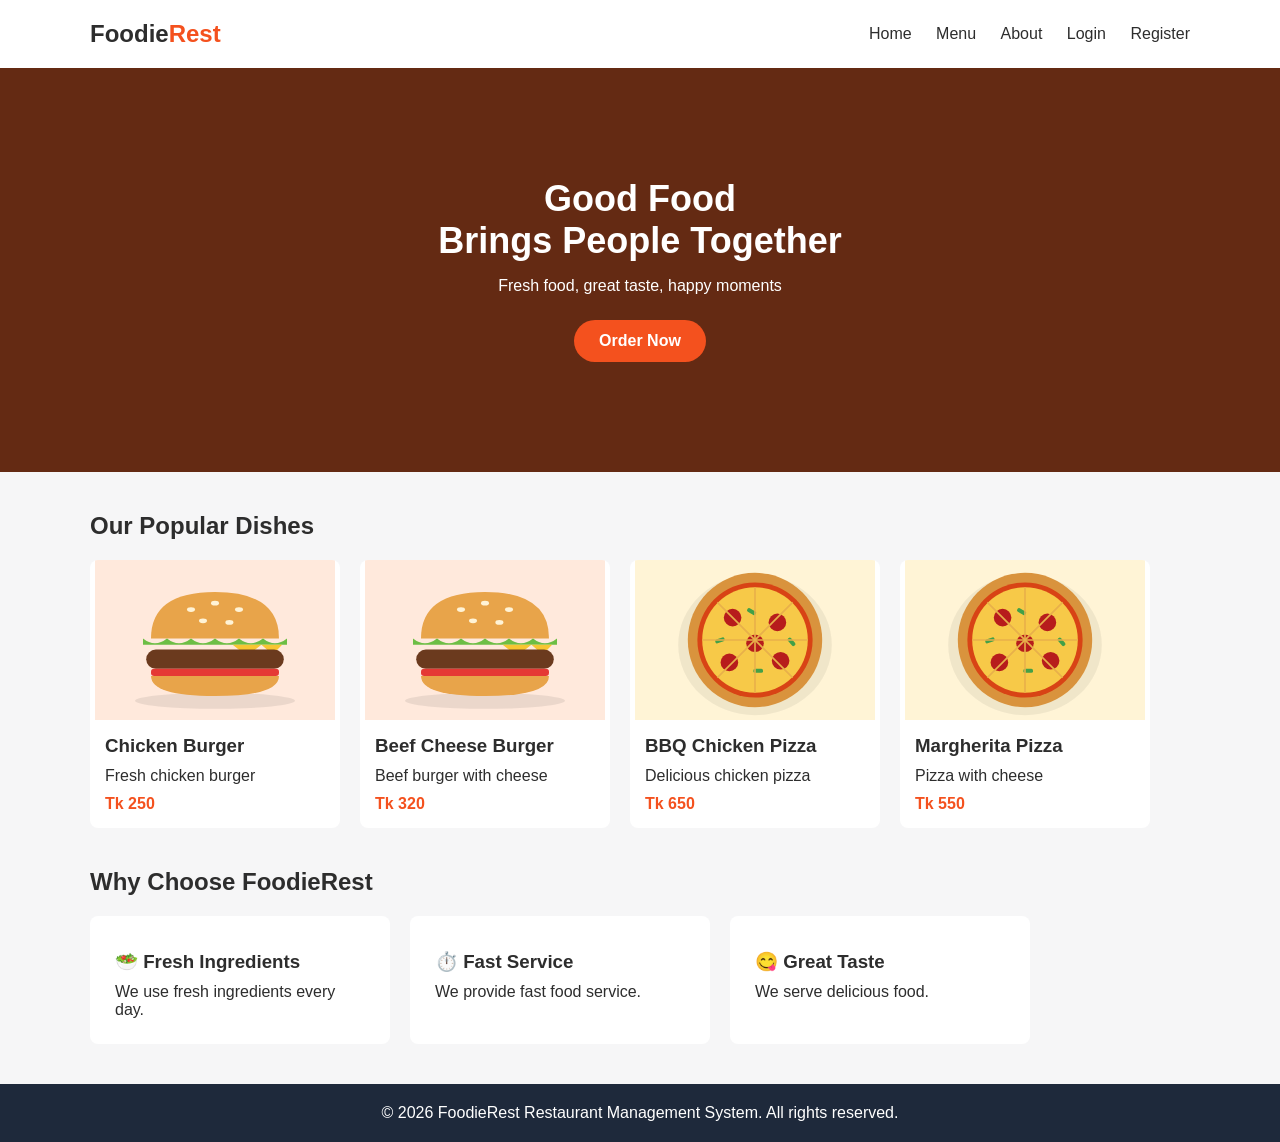
<file: index.html>
<!DOCTYPE html>
<html>
<head>
    <title>FoodieRest | Home</title>
    <link rel="stylesheet" href="index.css">
</head>

<body>

    <!-- Navbar -->

    <header class="navbar">
        <div class="container">

            <a href="index.html" class="logo">
                Foodie<span>Rest</span>
            </a>

            <nav class="nav-links">
                <a href="index.html">Home</a>
                <a href="#popular">Menu</a>
                <a href="about.html">About</a>
                <a href="admin-login.html">Login</a>
                <a href="customer-register.html">Register</a>
            </nav>

        </div>
    </header>

    
<!-- Hero Section -->

<section class="hero">

    <h1>Good Food<br>Brings People Together</h1>

    <p>Fresh food, great taste, happy moments</p>

    <a href="role.html" class="btn">Order Now</a>

</section>

    <!-- Popular Dishes -->

    <main class="container">

        <section class="section" id="popular">

            <h2>Our Popular Dishes</h2>

            <div class="food-grid">

                <div class="food-card">
                    <img src="images/burger.svg" alt="Burger">
                    <div class="food-info">
                        <h3>Chicken Burger</h3>
                        <p>Fresh chicken burger</p>
                        <p class="price">Tk 250</p>
                    </div>
                </div>

                <div class="food-card">
                    <img src="images/burger.svg" alt="Burger">
                    <div class="food-info">
                        <h3>Beef Cheese Burger</h3>
                        <p>Beef burger with cheese</p>
                        <p class="price">Tk 320</p>
                    </div>
                </div>

                <div class="food-card">
                    <img src="images/pizza.svg" alt="Pizza">
                    <div class="food-info">
                        <h3>BBQ Chicken Pizza</h3>
                        <p>Delicious chicken pizza</p>
                        <p class="price">Tk 650</p>
                    </div>
                </div>

                <div class="food-card">
                    <img src="images/pizza.svg" alt="Pizza">
                    <div class="food-info">
                        <h3>Margherita Pizza</h3>
                        <p>Pizza with cheese</p>
                        <p class="price">Tk 550</p>
                    </div>
                </div>

            </div>

        </section>

        <!-- Why Choose Us -->

        <section class="section">

            <h2>Why Choose FoodieRest</h2>

            <div class="why-grid">

                <div class="why-item">
                    <h3>🥗 Fresh Ingredients</h3>
                    <p>We use fresh ingredients every day.</p>
                </div>

                <div class="why-item">
                    <h3>⏱️ Fast Service</h3>
                    <p>We provide fast food service.</p>
                </div>

                <div class="why-item">
                    <h3>😋 Great Taste</h3>
                    <p>We serve delicious food.</p>
                </div>

            </div>

        </section>

    </main>

    <!-- Footer -->

    <footer class="footer">
        <p>
            &copy; 2026 FoodieRest Restaurant Management System.
            All rights reserved.
        </p>
    </footer>

</body>
</html>
</file>
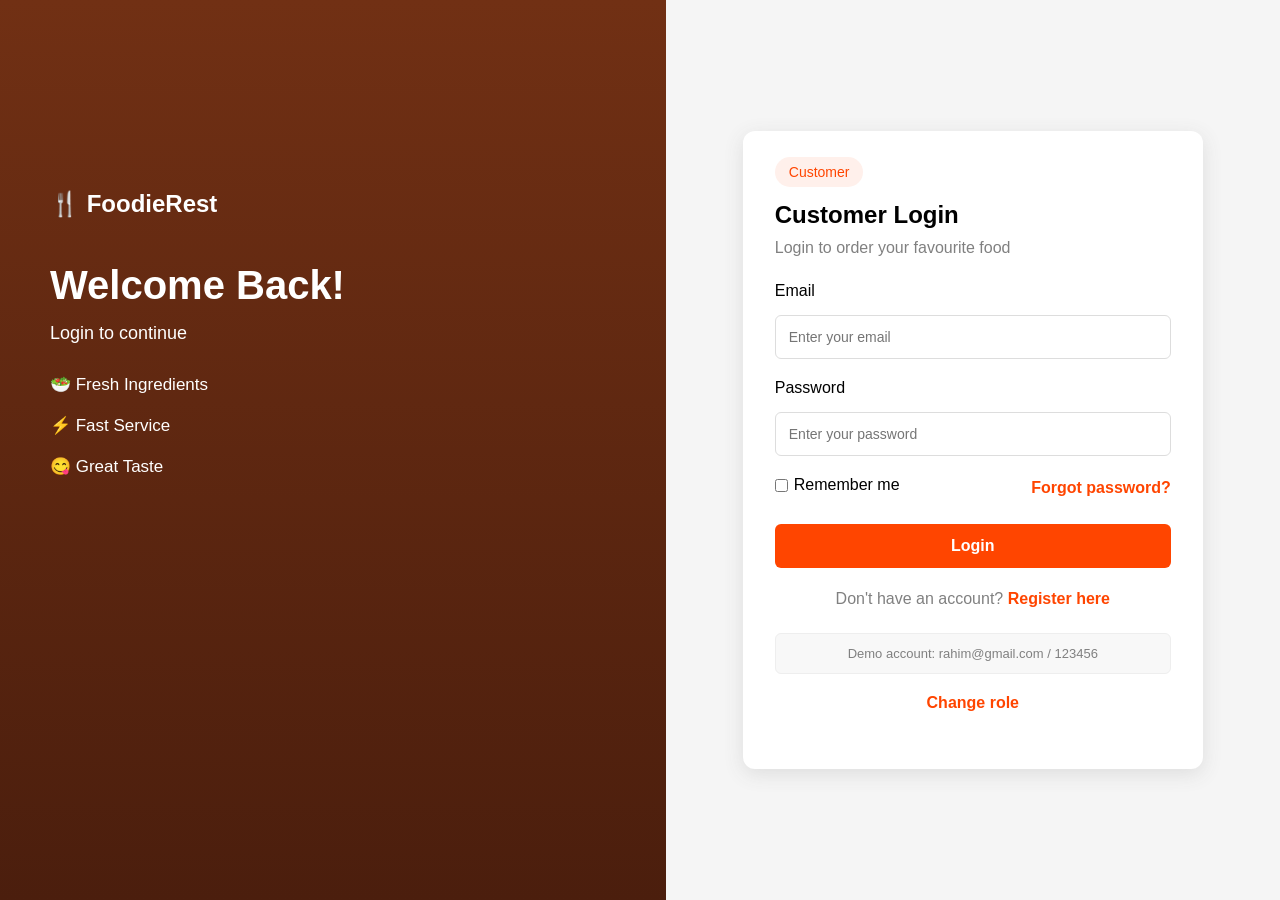
<file: cart.html>
<!DOCTYPE html>
<html lang="en">
<head>
    <meta charset="UTF-8">
    <meta name="viewport" content="width=device-width, initial-scale=1.0">
    <title>FoodieRest | My Cart</title>
    <link rel="stylesheet" href="cart.css">
</head>
<body>

    <!-- Navbar -->
    <header>
        <div class="navbar">
            <h2>🍴 FoodieRest</h2>

            <nav>
                <a href="customer-menu.html">Menu</a>
                <a href="my-orders.html">My Orders</a>
                <a href="cart.html" class="active">
                    🛒 Cart (<span id="cartCount">0</span>)
                </a>
                <a href="profile.html" id="userName">Hello</a>
                <a href="customer-login.html" onclick="logout()">Logout</a>
            </nav>
        </div>
    </header>

    <!-- Cart Section -->
    <main class="container">

        <h1>Your Cart</h1>

        <div class="cart-layout">

            <!-- Cart Items -->
            <div class="cart-box" id="cartList">
                <!-- JavaScript will show cart items here -->
            </div>

            <!-- Order Summary -->
            <div class="summary">

                <h2>Order Summary</h2>

                <div class="summary-row">
                    <span>Total Items</span>
                    <span id="totalItems">0</span>
                </div>

                <div class="summary-row">
                    <span>Subtotal</span>
                    <span id="subtotal">Tk 0</span>
                </div>

                <div class="summary-row">
                    <span>Service Charge</span>
                    <span>Tk 0</span>
                </div>

                <div class="summary-row total">
                    <strong>Total Price</strong>
                    <strong id="totalPrice">Tk 0</strong>
                </div>

                <label for="note">Note for kitchen (optional)</label>

                <textarea id="note" placeholder="e.g. less spicy"></textarea>

                <button class="place-order" onclick="placeOrder()">
                    Place Order
                </button>

                <a href="customer-menu.html" class="continue">
                    Continue Shopping
                </a>

            </div>

        </div>

    </main>

    <!-- Footer -->
    <footer>
        <p>© 2026 FoodieRest Restaurant Management System. All rights reserved.</p>
    </footer>

    <!-- JavaScript Files -->
    <script src="customer-storage.js"></script>
    <script src="customer-auth.js"></script>
    <script src="customer.js"></script>

    <script>
        loadCartPage();
    </script>

</body>
</html>
</file>
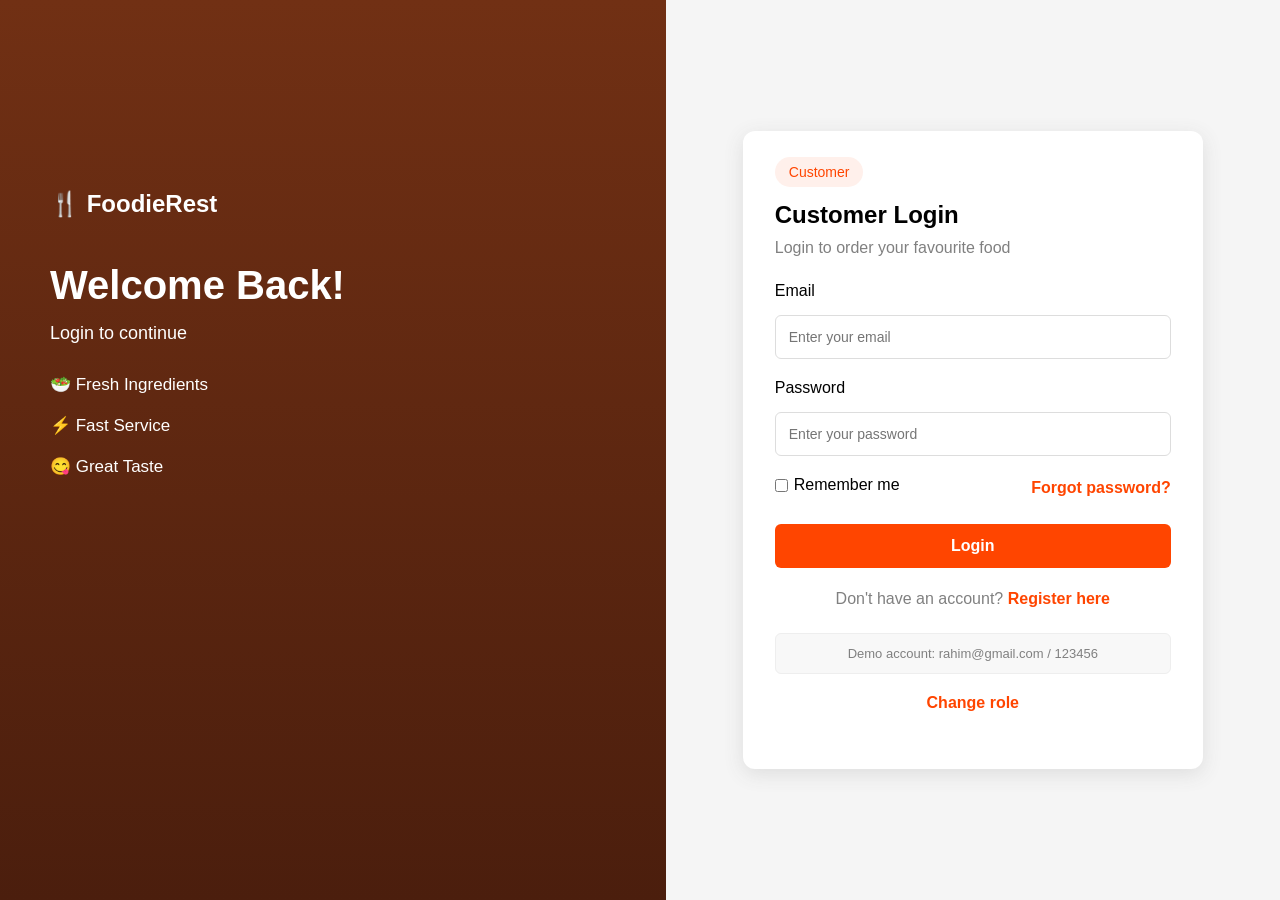
<file: customer-login.html>
<!DOCTYPE html>
<html lang="en">
<head>
    <meta charset="UTF-8">
    <meta name="viewport" content="width=device-width, initial-scale=1.0">
    <title>Customer Login</title>
    <link rel="stylesheet" href="customer-login.css">
</head>
<body>

    <div class="container">

        <!-- Left Side -->
        <div class="left">

            <h2>🍴 FoodieRest</h2>

            <h1>Welcome Back!</h1>

            <p>Login to continue</p>

            <ul>
                <li>🥗 Fresh Ingredients</li>
                <li>⚡ Fast Service</li>
                <li>😋 Great Taste</li>
            </ul>

        </div>

        <!-- Right Side -->
        <div class="right">

            <div class="login-box">

                <span class="role">Customer</span>

                <h2>Customer Login</h2>

                <p>Login to order your favourite food</p>

                <form onsubmit="return validateLogin('customer')" novalidate>

                    <label>Email</label>
                    <input type="email" id="email" name="email"
                           placeholder="Enter your email" required>

                    <label>Password</label>
                    <input type="password" id="password" name="password"
                           placeholder="Enter your password" required>

                    <div class="remember">

                        <label>
                            <input type="checkbox" id="remember" name="remember">
                            Remember me
                        </label>

                        <a href="forgot-password.html">Forgot password?</a>

                    </div>

                    <input type="submit" value="Login" class="login-btn">

                </form>

                <p class="register">
                    Don't have an account?
                    <a href="customer-register.html">Register here</a>
                </p>

                <div class="demo">
                    Demo account: rahim@gmail.com / 123456
                </div>

                <p class="change">
                    <a href="role.html">Change role</a>
                </p>

            </div>

        </div>

    </div>

    <script src="customer-storage.js"></script>
    <script src="customer-auth.js"></script>

</body>
</html>
</file>
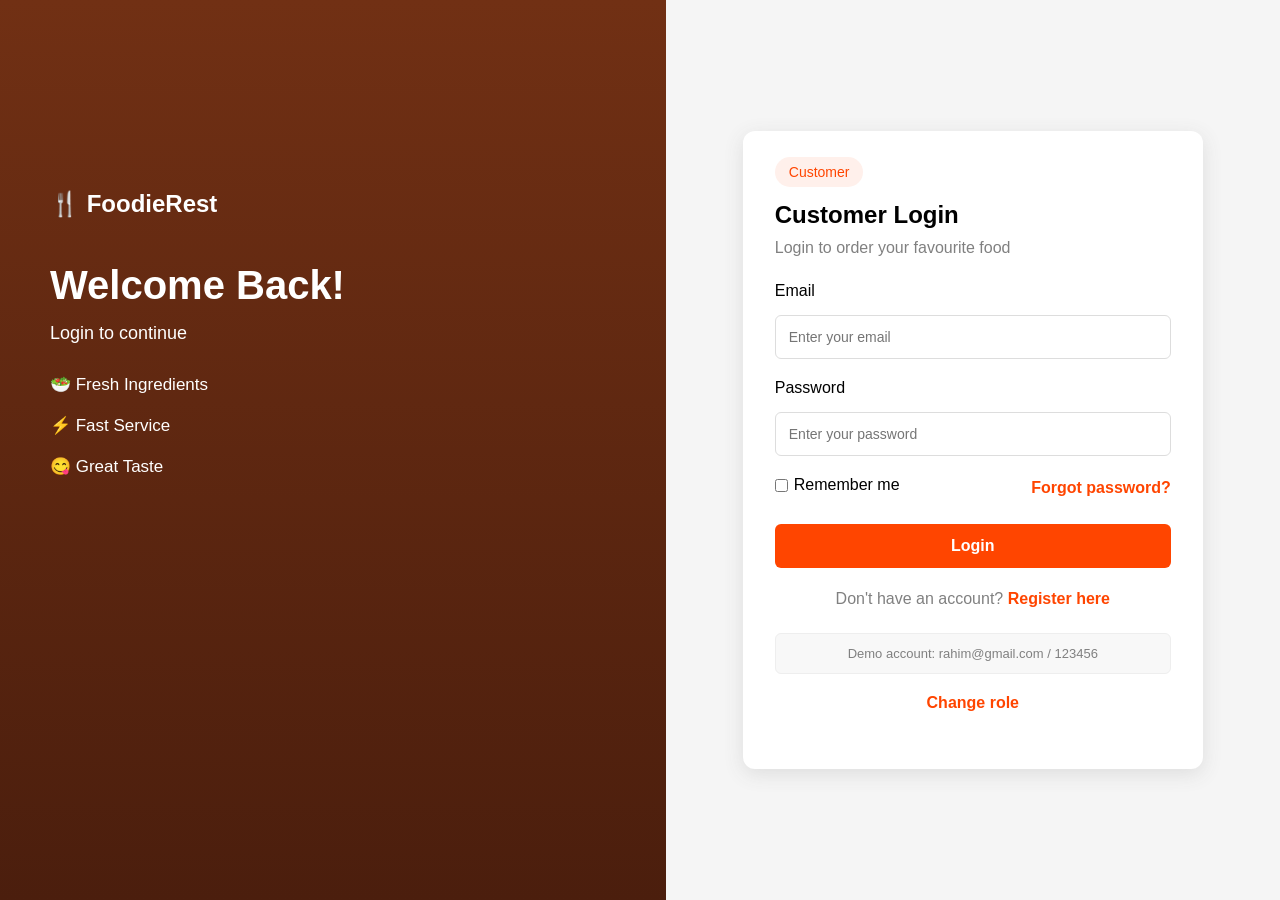
<file: customer-menu.html>
<!DOCTYPE html>
<html lang="en">
<head>
    <meta charset="UTF-8">
    <meta name="viewport" content="width=device-width, initial-scale=1.0">
    <title>FoodieRest | Food Menu</title>
    <link rel="stylesheet" href="customer-menu.css">
</head>
<body>

    <!-- Navbar -->
    <header>
        <div class="navbar">
            <h2>🍴 FoodieRest</h2>

            <nav>
                <a href="customer-menu.html" class="active">Menu</a>
                <a href="my-order.html">My Orders</a>

                <a href="cart.html">
                    🛒 Cart (<span id="cartCount">0</span>)
                </a>

                <a href="profile.html">
                    <span id="userName">Hello</span>
                </a>

                <a href="#" onclick="logout(); return false;">Logout</a>
            </nav>
        </div>
    </header>

    <!-- Main Menu -->
    <main class="container">

        <div class="menu-layout">

            <!-- Categories -->
            <aside class="category" id="categoryList">
                <!-- JavaScript will show categories here -->
            </aside>

            <!-- Food Items -->
            <section class="menu-content">

                <div class="menu-top">
                    <h2>
                        Food Menu:
                        <span id="menuTitle">All</span>
                    </h2>

                    <input
                        type="search"
                        id="search"
                        placeholder="Search food by name..."
                    >
                </div>

                <!-- Message -->
                <p id="menuMessage"></p>

                <!-- Food Cards -->
                <div class="food-grid" id="foodList">
                    <!-- JavaScript will show food cards here -->
                </div>

            </section>

        </div>

    </main>

    <!-- Footer -->
    <footer>
        <p>
            © 2026 FoodieRest Restaurant Management System.
            All rights reserved.
        </p>
    </footer>

    <!-- JavaScript -->
    <script src="customer-storage.js"></script>
    <script src="customer-auth.js"></script>
    <script src="customer.js"></script>

    <script>
        loadMenuPage();
    </script>

</body>
</html>
</file>
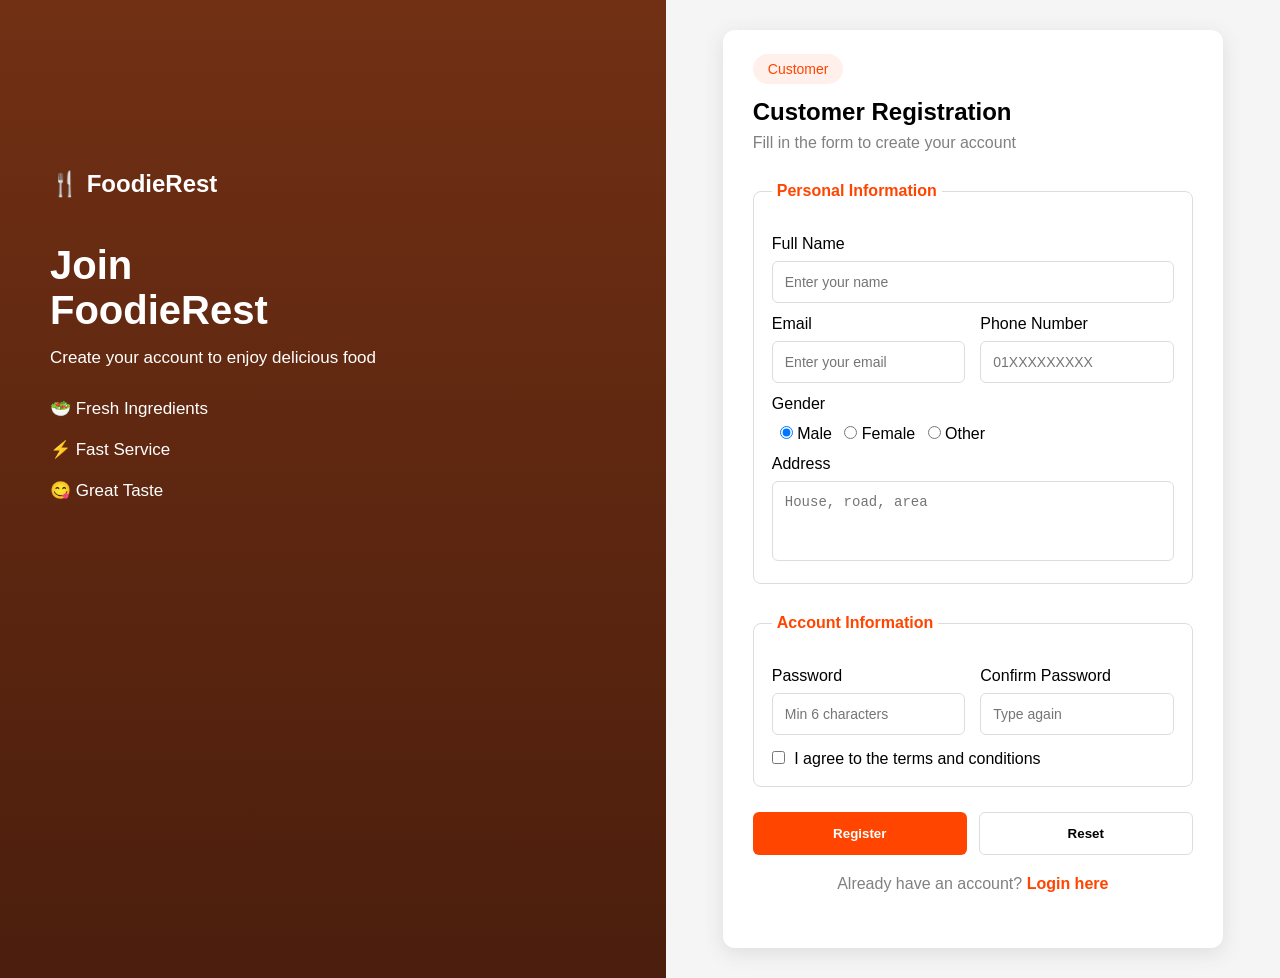
<file: customer-register.html>
<!DOCTYPE html>
<html lang="en">
<head>
    <meta charset="UTF-8">
    <meta name="viewport" content="width=device-width, initial-scale=1.0">
    <title>Customer Registration</title>
    <link rel="stylesheet" href="customer-register.css">
</head>
<body>

    <div class="container">

        <!-- Left Side -->
        <div class="left">
            <h2>🍴 FoodieRest</h2>

            <h1>Join<br>FoodieRest</h1>

            <p>Create your account to enjoy delicious food</p>

            <ul>
                <li>🥗 Fresh Ingredients</li>
                <li>⚡ Fast Service</li>
                <li>😋 Great Taste</li>
            </ul>
        </div>

        <!-- Right Side -->
        <div class="right">

            <div class="form-box">

                <span class="role">Customer</span>

                <h2>Customer Registration</h2>
                <p>Fill in the form to create your account</p>

                <form onsubmit="return validateRegister('customer')" novalidate>

                    <fieldset>
                        <legend>Personal Information</legend>

                        <label>Full Name</label>
                        <input type="text" id="fullName" name="fullName"
                               placeholder="Enter your name">

                        <div class="form-row">
                            <div>
                                <label>Email</label>
                                <input type="email" id="email" name="email"
                                       placeholder="Enter your email">
                            </div>

                            <div>
                                <label>Phone Number</label>
                                <input type="tel" id="phone" name="phone"
                                       placeholder="01XXXXXXXXX">
                            </div>
                        </div>

                        <label>Gender</label>

                        <div class="gender">
                            <input type="radio" name="gender" value="Male" checked> Male
                            <input type="radio" name="gender" value="Female"> Female
                            <input type="radio" name="gender" value="Other"> Other
                        </div>

                        <label>Address</label>
                        <textarea id="address" name="address"
                                  placeholder="House, road, area"></textarea>

                    </fieldset>

                    <fieldset>
                        <legend>Account Information</legend>

                        <div class="form-row">
                            <div>
                                <label>Password</label>
                                <input type="password" id="password" name="password"
                                       placeholder="Min 6 characters">
                            </div>

                            <div>
                                <label>Confirm Password</label>
                                <input type="password" id="confirmPassword"
                                       name="confirmPassword"
                                       placeholder="Type again">
                            </div>
                        </div>

                        <div class="agree">
                            <input type="checkbox" id="agree" name="agree">
                            I agree to the terms and conditions
                        </div>

                    </fieldset>

                    <!-- Error and Success Message -->
                    <div id="formMessage" class="form-message"></div>

                    <div class="buttons">
                        <input type="submit" value="Register" class="register">
                        <input type="reset" value="Reset" class="reset">
                    </div>

                </form>

                <p class="login">
                    Already have an account?
                    <a href="customer-login.html">Login here</a>
                </p>

            </div>
        </div>

    </div>

    <!-- JavaScript -->
    <script src="customer-storage.js"></script>
    <script src="customer-auth.js"></script>

</body>
</html>
</file>
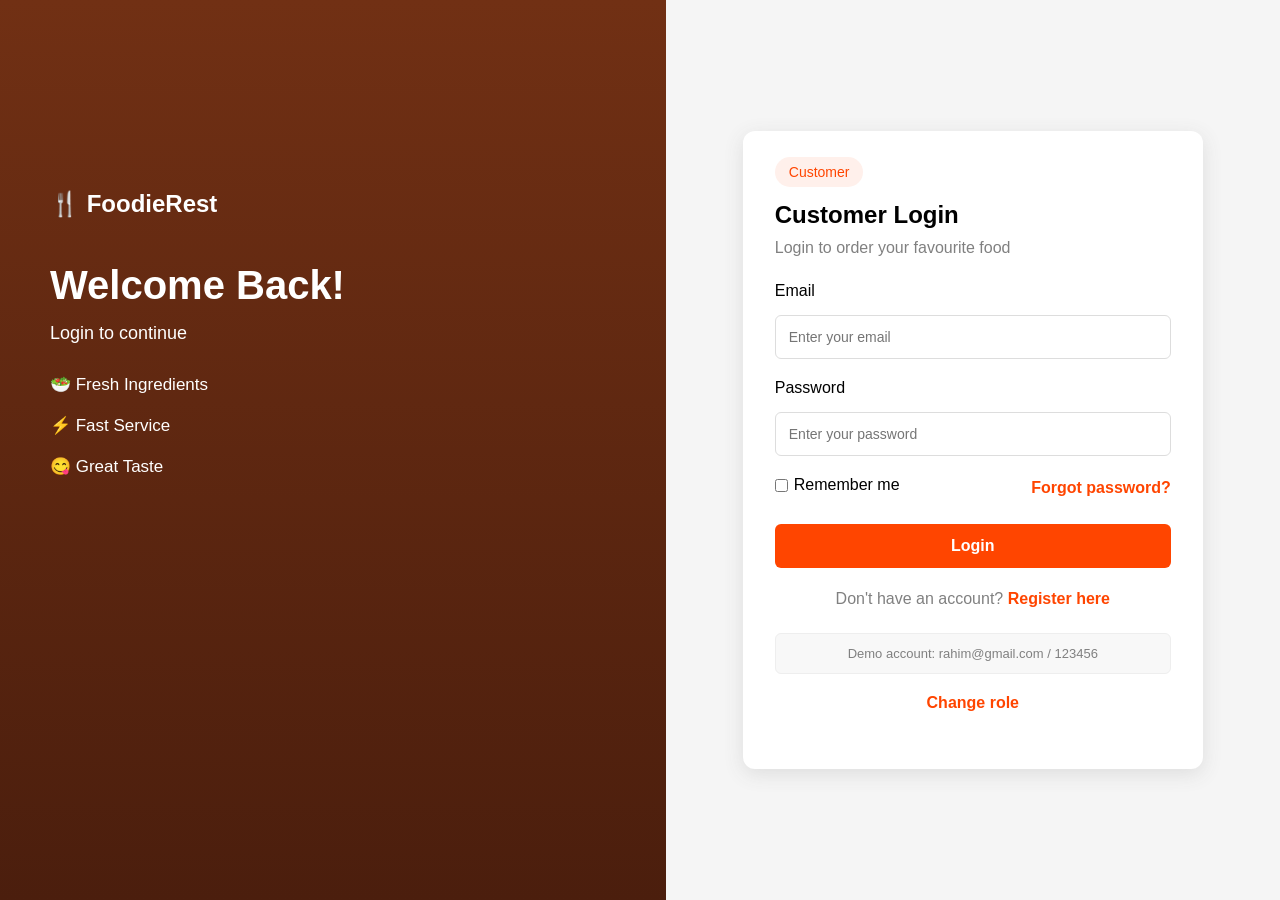
<file: my-order.html>
<!DOCTYPE html>
<html lang="en">
<head>
    <meta charset="UTF-8">
    <meta name="viewport" content="width=device-width, initial-scale=1.0">
    <title>FoodieRest | My Orders</title>
    <link rel="stylesheet" href="my-order.css">
</head>
<body>

    <!-- Navbar -->
    <header>
        <div class="navbar">

            <h2>🍴 FoodieRest</h2>

            <nav>
                <a href="customer-menu.html">Menu</a>

                <a href="my-order.html" class="active">My Orders</a>

                <a href="cart.html">
                    🛒 Cart (<span id="cartCount">0</span>)
                </a>

                <a href="profile.html">
    <span id="userName">R</span>
</a>

                <a href="#" onclick="logout(); return false;">Logout</a>
            </nav>

        </div>
    </header>

    <!-- Main Section -->
    <main class="container">

        <h1>My Orders</h1>

        <p class="subtitle">
            Status changes when the kitchen and admin update your order.
        </p>

        <!-- Orders Table -->
        <div class="table-box">

            <table>

                <thead>
                    <tr>
                        <th>#</th>
                        <th>Order ID</th>
                        <th>Date</th>
                        <th>Items</th>
                        <th>Total</th>
                        <th>Status</th>
                    </tr>
                </thead>

                <tbody id="orderRows">
                    <!-- JavaScript will show orders here -->
                </tbody>

            </table>

        </div>

    </main>

    <!-- Footer -->
    <footer>
        <p>
            © 2026 FoodieRest Restaurant Management System.
            All rights reserved.
        </p>
    </footer>

    <!-- JavaScript -->
    <script src="customer-storage.js"></script>
    <script src="customer-auth.js"></script>
    <script src="customer.js"></script>

    <script>
        loadMyOrdersPage();
    </script>

</body>
</html>
</file>
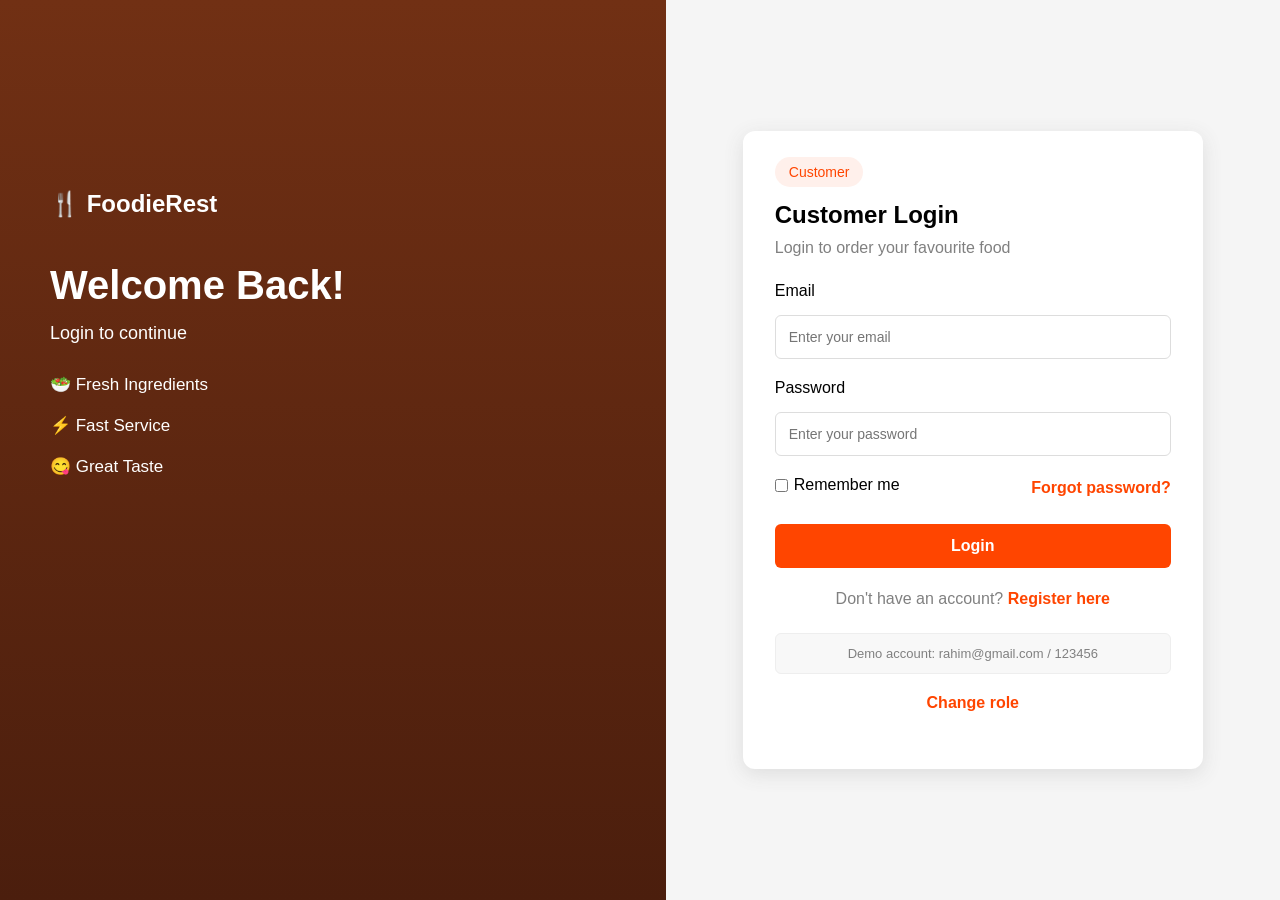
<file: order-success.html>
<!DOCTYPE html>
<html lang="en">
<head>
    <meta charset="UTF-8">
    <meta name="viewport" content="width=device-width, initial-scale=1.0">
    <title>FoodieRest | Order Success</title>

    <link rel="stylesheet" href="order-success.css">
</head>
<body>

    <!-- Navbar -->
    <header>
        <div class="navbar">

            <h2>🍴 FoodieRest</h2>

            <nav>
                <a href="customer-menu.html">Menu</a>

                <a href="my-order.html">My Orders</a>

                <a href="cart.html">
                    🛒 Cart (<span id="cartCount">0</span>)
                </a>

                <a href="profile.html">
                    <span id="userName">R</span>
                </a>

                <a href="#" onclick="logout(); return false;">Logout</a>
            </nav>

        </div>
    </header>

    <!-- Order Success Section -->
    <main class="container">

        <div class="success-box">

            <div class="check-circle">✓</div>

            <h1>Order Placed Successfully!</h1>

            <p>
                Thank you for your order.
                Our kitchen will start preparing it soon.
            </p>

            <span class="order-info" id="orderInfo">
                Order placed
            </span>

            <div class="buttons">

                <a href="my-order.html" class="view-btn">
                    View My Orders
                </a>

                <a href="customer-menu.html" class="continue-btn">
                    Continue Shopping
                </a>

            </div>

        </div>

    </main>

    <!-- Footer -->
    <footer>
        <p>
            © 2026 FoodieRest Restaurant Management System.
            All rights reserved.
        </p>
    </footer>

    <!-- JavaScript -->
    <script src="customer-storage.js"></script>
    <script src="customer-auth.js"></script>
    <script src="customer.js"></script>

    <script>
        loadSuccessPage();
    </script>

</body>
</html>
</file>
<file: index.css>
/* Basic CSS */

* {
    margin: 0;
    padding: 0;
    box-sizing: border-box;
}

body {
    font-family: Arial, sans-serif;
    color: #2D2D2D;
    background-color: #F6F6F7;
    min-height: 100vh;
    display: flex;
    flex-direction: column;
}

a {
    text-decoration: none;
}

/* Container */

.container {
    max-width: 1100px;
    margin: auto;
    width: 100%;
}

/* Navbar */

.navbar {
    background-color: white;
    padding: 20px;
}

.navbar .container {
    display: flex;
    justify-content: space-between;
    align-items: center;
}

/* Logo */

.logo {
    font-size: 24px;
    font-weight: bold;
    color: #2D2D2D;
}

.logo span {
    color: #F4511E;
}

/* Navigation */

.nav-links a {
    margin-left: 20px;
    color: #2D2D2D;
}

.nav-links a:hover {
    color: #F4511E;
}


.btn {
    display: inline-block;
    background-color: #F4511E;
    color: white;
    padding: 12px 25px;
    border-radius: 25px;
    font-weight: bold;
}

.btn:hover {
    background-color: #D84315;
}


/* Hero Section */

.hero {
    background-color: #642A13;
    color: white;
    text-align: center;
    padding: 110px 20px;
}

.hero h1 {
    font-size: 36px;
    margin-bottom: 15px;
}

.hero p {
    margin-bottom: 25px;
}

/* Main Content */

main {
    flex: 1;
}

/* Section */

.section {
    margin-top: 40px;
    margin-bottom: 40px;
}

.section h2 {
    margin-bottom: 20px;
}

/* Food Cards */

.food-grid {
    display: flex;
    gap: 20px;
    flex-wrap: wrap;
}

.food-card {
    background-color: white;
    width: 250px;
    border-radius: 8px;
    overflow: hidden;
}

.food-card img {
    width: 100%;
    height: 160px;
    display: block;
}

.food-info {
    padding: 15px;
}

.food-info h3 {
    margin-bottom: 10px;
}

.price {
    color: #F4511E;
    font-weight: bold;
    margin-top: 10px;
}

/* Why Choose Us */

.why-grid {
    display: flex;
    gap: 20px;
    flex-wrap: wrap;
}

.why-item {
    background-color: white;
    padding: 25px;
    width: 300px;
    border-radius: 8px;
}

.why-item h3 {
    margin: 10px 0;
}

/* Footer */

.footer {
    background-color: #1E293B;
    color: white;
    text-align: center;
    padding: 20px;
    margin-top: auto;
}
</file>
<file: cart.css>
/* Basic Setup */

* {
    margin: 0;
    padding: 0;
    box-sizing: border-box;
}

body {
    font-family: Arial, sans-serif;
    background: #f5f5f5;
    color: #333;
}

/* Navbar */

header {
    background: white;
    padding: 18px 0;
    box-shadow: 0 2px 5px #ddd;
}

.navbar {
    width: 85%;
    margin: auto;
    display: flex;
    justify-content: space-between;
    align-items: center;
}

.navbar h2 {
    color: #222;
}

nav a {
    text-decoration: none;
    color: #555;
    margin-left: 20px;
    font-weight: bold;
}

nav a:hover,
nav .active {
    color: orangered;
}

/* Main Container */

.container {
    width: 85%;
    margin: 35px auto;
}

.container h1 {
    margin-bottom: 25px;
}

/* Cart Layout */

.cart-layout {
    display: flex;
    gap: 25px;
    align-items: flex-start;
}

/* Cart Items Box */

#cartList,
.cart-box {
    background: white;
    width: 65%;
    padding: 24px;
    border-radius: 12px;
    box-shadow: 0 2px 8px #ddd;
}

/* Single Cart Item */

.cart-item {
    display: flex;
    align-items: center;
    gap: 16px;
    padding: 16px 0;
    border-bottom: 1px solid #eee;
    width: 100%;
}

.cart-item:last-child {
    border-bottom: none;
}

/* Food Image */

.cart-item img {
    width: 90px;
    height: 85px;
    object-fit: contain;
    background: #fff0e8;
    border-radius: 10px;
    flex-shrink: 0;
}

/* Food Name */

.item-name {
    flex: 1;
    min-width: 130px;
}

.item-name h3 {
    font-size: 17px;
    margin-bottom: 7px;
}

.item-name p {
    color: gray;
    font-size: 14px;
}

/* Quantity Buttons */

.qty-control {
    display: flex;
    align-items: center;
    flex-shrink: 0;
}

.qty-control button {
    width: 35px;
    height: 35px;
    border: none;
    background: #f0f1f3;
    font-size: 18px;
    cursor: pointer;
}

.qty-control button:hover {
    background: #ffddd0;
    color: orangered;
}

.qty-control span {
    width: 38px;
    height: 35px;
    display: flex;
    justify-content: center;
    align-items: center;
    background: white;
    font-size: 15px;
}

/* Item Subtotal */

.cart-item .subtotal {
    font-size: 15px;
    font-weight: bold;
    white-space: nowrap;
    min-width: 65px;
}

/* Remove Button */

.btn-red {
    background: #e52525;
    color: white;
    border: none;
    border-radius: 6px;
}

.btn-red:hover {
    background: #c91818;
}

/* Button Size */

.btn-small {
    padding: 10px 15px;
    font-size: 13px;
    cursor: pointer;
    white-space: nowrap;
}

/* Order Summary */

.summary,
.summary-box {
    background: white;
    width: 35%;
    padding: 24px;
    border-radius: 12px;
    box-shadow: 0 2px 8px #ddd;
}

.summary h2,
.summary-box h2 {
    font-size: 22px;
    margin-bottom: 22px;
}

.summary-row {
    display: flex;
    justify-content: space-between;
    margin: 18px 0;
    color: gray;
    font-size: 14px;
}

.summary-row.total {
    border-top: 1px solid #ddd;
    padding-top: 18px;
    color: #222;
    font-size: 16px;
}

/* Kitchen Note */

.summary label,
.summary-box label {
    display: block;
    margin-bottom: 10px;
    font-size: 14px;
}

.summary textarea,
.summary-box textarea {
    width: 100%;
    height: 75px;
    padding: 12px;
    border: 1px solid #ddd;
    border-radius: 6px;
    resize: none;
    margin-bottom: 18px;
    font-family: Arial, sans-serif;
    font-size: 14px;
}

/* Place Order Button */

.btn-primary,
.place-order {
    background: #ff4b18;
    color: white;
    border: none;
    border-radius: 6px;
    padding: 13px;
    cursor: pointer;
    font-weight: bold;
}

.btn-primary:hover,
.place-order:hover {
    background: #e63e00;
}

/* Continue Shopping */

.continue,
.btn-outline {
    display: block;
    width: 100%;
    padding: 13px;
    text-align: center;
    border: 1px solid #ddd;
    border-radius: 6px;
    background: white;
    color: #333;
    text-decoration: none;
    font-weight: bold;
    margin-top: 12px;
}

.continue:hover,
.btn-outline:hover {
    background: #f5f5f5;
}

/* Empty Cart Message */

.empty-text {
    text-align: center;
    padding: 30px;
    color: gray;
    font-size: 16px;
}

/* Footer */

footer {
    background: #202b40;
    color: white;
    text-align: center;
    padding: 25px;
    margin-top: 50px;
}

/* Responsive */

@media (max-width: 900px) {

    .navbar {
        flex-direction: column;
        gap: 15px;
    }

    nav a {
        margin: 5px;
    }

    .cart-layout {
        flex-direction: column;
    }

    #cartList,
    .cart-box,
    .summary,
    .summary-box {
        width: 100%;
    }

    .cart-item {
        flex-wrap: wrap;
    }

    .item-name {
        min-width: 150px;
    }
}
</file>
<file: customer-login.css>
* {
    margin: 0;
    padding: 0;
    box-sizing: border-box;
}

body {
    font-family: Arial, sans-serif;
    background: #f5f5f5;
}

.container {
    display: flex;
    min-height: 100vh;
}

/* Left Side */

.left {
    width: 52%;
    background: linear-gradient(#713014, #4b1e0d);
    color: white;
    padding: 190px 50px;
}

.left h2 {
    margin-bottom: 45px;
}

.left h1 {
    font-size: 40px;
    margin-bottom: 15px;
}

.left p {
    font-size: 18px;
    margin-bottom: 30px;
}

.left ul {
    list-style: none;
}

.left li {
    margin: 20px 0;
    font-size: 17px;
}

/* Right Side */

.right {
    width: 48%;
    display: flex;
    justify-content: center;
    align-items: center;
    padding: 30px;
}

.login-box {
    background: white;
    width: 100%;
    max-width: 460px;
    padding: 32px;
    border-radius: 12px;
    box-shadow: 0 5px 20px #ddd;
}

.role {
    background: #fff0eb;
    color: orangered;
    padding: 7px 14px;
    border-radius: 20px;
    font-size: 14px;
}

.login-box h2 {
    margin-top: 20px;
    margin-bottom: 10px;
}

.login-box p {
    color: gray;
    margin-bottom: 25px;
}

/* Form */

.login-box input[type="email"],
.login-box input[type="password"] {
    width: 100%;
    padding: 13px;
    margin-top: 10px;
    margin-bottom: 20px;
    border: 1px solid #ddd;
    border-radius: 6px;
    font-size: 14px;
}

.login-box label {
    display: block;
    margin-bottom: 5px;
}

.remember {
    display: flex;
    justify-content: space-between;
    align-items: center;
    margin-bottom: 25px;
}

.remember label {
    display: flex;
    align-items: center;
    gap: 6px;
}

.remember a,
.register a,
.change a {
    color: orangered;
    text-decoration: none;
    font-weight: bold;
}

.login-btn {
    width: 100%;
    padding: 13px;
    background: orangered;
    color: white;
    border: none;
    border-radius: 6px;
    font-size: 16px;
    font-weight: bold;
    cursor: pointer;
}

.register {
    text-align: center;
    margin-top: 22px;
}

.demo {
    background: #f8f8f8;
    border: 1px solid #eee;
    padding: 12px;
    text-align: center;
    color: gray;
    font-size: 13px;
    margin-top: 20px;
    border-radius: 6px;
}

.change {
    text-align: center;
    margin-top: 20px;
}

/* Responsive */

@media (max-width: 768px) {

    .container {
        flex-direction: column;
    }

    .left, .right {
        width: 100%;
    }

    .left {
        padding: 50px 30px;
    }

    .right {
        padding: 20px;
    }
}
</file>
<file: customer-menu.css>
* {
    margin: 0;
    padding: 0;
    box-sizing: border-box;
}

body {
    font-family: Arial, sans-serif;
    background: #f5f5f5;
    color: #333;
}

/* Navbar */

header {
    background: white;
    padding: 18px 0;
    box-shadow: 0 2px 5px #ddd;
}

.navbar {
    width: 85%;
    margin: auto;
    display: flex;
    justify-content: space-between;
    align-items: center;
}

.navbar h2 {
    color: #222;
}

nav a {
    text-decoration: none;
    color: #555;
    margin-left: 20px;
    font-weight: bold;
}

nav a:hover,
nav .active {
    color: orangered;
}

/* Main Container */

.container {
    width: 85%;
    margin: 30px auto;
}

.menu-layout {
    display: flex;
    gap: 25px;
}

/* Categories */

.category {
    width: 220px;
    background: white;
    padding: 25px;
    border-radius: 10px;
    height: fit-content;
    box-shadow: 0 2px 8px #ddd;
}

.category h3 {
    margin-bottom: 20px;
}

.category ul {
    list-style: none;
}

.category li {
    padding: 12px;
    color: gray;
    cursor: pointer;
}

.category li:hover,
.category li.active {
    background: orangered;
    color: white;
    border-radius: 6px;
}

/* Menu Content */

.menu-content {
    flex: 1;
}

.menu-top {
    display: flex;
    justify-content: space-between;
    align-items: center;
    margin-bottom: 20px;
    gap: 15px;
}

.menu-top input {
    padding: 12px;
    width: 300px;
    border: 1px solid #ddd;
    border-radius: 6px;
}

/* Food Grid */

.food-grid {
    display: grid;
    grid-template-columns: repeat(3, 1fr);
    gap: 20px;
}

.food-card {
    background: white;
    border-radius: 10px;
    overflow: hidden;
    box-shadow: 0 2px 8px #ddd;
}

.food-card img {
    width: 100%;
    height: 160px;
    object-fit: contain;
    background: #fff0e5;
}

.food-info {
    padding: 15px;
}

.food-info h3 {
    margin-bottom: 8px;
}

.food-info p {
    color: gray;
    font-size: 14px;
    margin-bottom: 12px;
}

.price {
    display: flex;
    justify-content: space-between;
    align-items: center;
}

.price strong {
    color: orangered;
    font-size: 17px;
}

.price button {
    background: orangered;
    color: white;
    border: none;
    padding: 9px 13px;
    border-radius: 6px;
    cursor: pointer;
}

/* Footer */

footer {
    background: #202b40;
    color: white;
    text-align: center;
    padding: 25px;
    margin-top: 50px;
}

/* Responsive */

@media (max-width: 768px) {

    .navbar {
        flex-direction: column;
        gap: 15px;
    }

    .menu-layout {
        flex-direction: column;
    }

    .category {
        width: 100%;
    }

    .food-grid {
        grid-template-columns: repeat(2, 1fr);
    }

    .menu-top {
        flex-direction: column;
        align-items: flex-start;
    }

    .menu-top input {
        width: 100%;
    }
}

/* Category Design */

.category a {
    display: block;
    text-decoration: none;
    color: #777;
    padding: 12px;
    margin-bottom: 5px;
    border-radius: 6px;
    cursor: pointer;
}

.category a:hover,
.category a.active {
    background-color: orangered;
    color: white;
}


/* Food Card Button and Price */

.food-bottom {
    display: flex;
    justify-content: space-between;
    align-items: center;
    margin-top: 15px;
}

.food-bottom .price {
    color: orangered;
    font-size: 17px;
    font-weight: bold;
}

.food-bottom .btn-primary {
    background-color: orangered;
    color: white;
    border: none;
    padding: 10px 15px;
    border-radius: 6px;
    cursor: pointer;
    font-size: 14px;
}

.food-bottom .btn-primary:hover {
    background-color: #d93600;
}
</file>
<file: customer-register.css>
* {
    margin: 0;
    padding: 0;
    box-sizing: border-box;
}

body {
    font-family: Arial, sans-serif;
    background: #f5f5f5;
}

.container {
    display: flex;
    min-height: 100vh;
}

/* Left Side */

.left {
    width: 52%;
    background: linear-gradient(#713014, #4b1e0d);
    color: white;
    padding: 170px 50px;
}

.left h2 {
    margin-bottom: 45px;
}

.left h1 {
    font-size: 40px;
    margin-bottom: 15px;
}

.left p {
    font-size: 17px;
    margin-bottom: 30px;
}

.left ul {
    list-style: none;
}

.left li {
    margin: 20px 0;
    font-size: 17px;
}

/* Right Side */

.right {
    width: 48%;
    display: flex;
    justify-content: center;
    padding: 30px;
}

.form-box {
    background: white;
    width: 100%;
    max-width: 500px;
    padding: 30px;
    border-radius: 12px;
    box-shadow: 0 5px 20px #ddd;
}

.role {
    background: #fff0eb;
    color: orangered;
    padding: 7px 15px;
    border-radius: 20px;
    font-size: 14px;
}

.form-box h2 {
    margin-top: 20px;
    margin-bottom: 8px;
}

.form-box p {
    color: gray;
    margin-bottom: 25px;
}

/* Form */

fieldset {
    border: 1px solid #ddd;
    border-radius: 8px;
    padding: 18px;
    margin-bottom: 25px;
}

legend {
    color: orangered;
    font-weight: bold;
    padding: 5px;
}

label {
    display: block;
    margin: 12px 0 8px;
}

input[type="text"],
input[type="email"],
input[type="tel"],
input[type="password"],
textarea {
    width: 100%;
    padding: 12px;
    border: 1px solid #ddd;
    border-radius: 6px;
    font-size: 14px;
}

textarea {
    resize: none;
    height: 80px;
}

.form-row {
    display: flex;
    gap: 15px;
}

.form-row div {
    width: 50%;
}

.gender {
    margin: 12px 0;
}

.gender input {
    margin-left: 8px;
}

.agree {
    margin-top: 15px;
}

.agree input {
    margin-right: 5px;
}

.buttons {
    display: flex;
    gap: 12px;
}

.buttons input {
    width: 50%;
    padding: 13px;
    border-radius: 6px;
    font-weight: bold;
    cursor: pointer;
}

.register {
    background: orangered;
    color: white;
    border: none;
}

.reset {
    background: white;
    border: 1px solid #ddd;
}

.login {
    text-align: center;
    margin-top: 20px;
}

.login a {
    color: orangered;
    text-decoration: none;
    font-weight: bold;
}

/* Responsive */

@media (max-width: 768px) {
    .container {
        flex-direction: column;
    }

    .left, .right {
        width: 100%;
    }

    .left {
        padding: 50px 30px;
    }

    .right {
        padding: 20px;
    }

    .form-row {
        flex-direction: column;
    }

    .form-row div {
        width: 100%;
    }
}

/* Form Validation Message */

.form-message {
    display: none;
    padding: 12px;
    margin: 15px 0;
    border-radius: 6px;
    font-size: 14px;
    line-height: 1.7;
}
</file>
<file: my-order.css>
* {
    margin: 0;
    padding: 0;
    box-sizing: border-box;
}

body {
    font-family: Arial, sans-serif;
    background: #f5f5f5;
    color: #333;
    min-height: 100vh;
    display: flex;
    flex-direction: column;
}

/* Navbar */

header {
    background: white;
    padding: 18px 0;
    box-shadow: 0 2px 5px #ddd;
}

.navbar {
    width: 85%;
    margin: auto;
    display: flex;
    justify-content: space-between;
    align-items: center;
}

.navbar h2 {
    color: #222;
}

nav a {
    text-decoration: none;
    color: #555;
    margin-left: 20px;
    font-weight: bold;
}

nav a:hover,
nav .active {
    color: orangered;
}

/* Main Section */

.container {
    width: 85%;
    margin: 35px auto;
    flex: 1;
}

.container h1 {
    font-size: 28px;
    margin-bottom: 8px;
}

.subtitle {
    color: gray;
    font-size: 14px;
    margin-bottom: 25px;
}

/* Table Box */

.table-box {
    background: white;
    border-radius: 10px;
    overflow-x: auto;
    box-shadow: 0 2px 8px #ddd;
}

table {
    width: 100%;
    border-collapse: collapse;
    text-align: left;
}

th,
td {
    padding: 16px;
    border-bottom: 1px solid #eee;
    font-size: 14px;
}

th {
    background: #fafafa;
    color: #444;
}

td {
    color: #555;
}

/* Order Status */

.badge {
    display: inline-block;
    padding: 5px 12px;
    border-radius: 20px;
    font-size: 12px;
    font-weight: bold;
}

.badge-pending {
    background: #fff3cd;
    color: #856404;
}

.badge-preparing {
    background: #dbeafe;
    color: #1d4ed8;
}

.badge-ready {
    background: #ede9fe;
    color: #6d28d9;
}

.badge-completed {
    background: #dcfce7;
    color: #15803d;
}

.badge-cancelled {
    background: #fee2e2;
    color: #b91c1c;
}

/* Footer */

footer {
    background: #202b40;
    color: white;
    text-align: center;
    padding: 22px;
    margin-top: 30px;
}

/* Responsive */

@media (max-width: 768px) {

    .navbar {
        flex-direction: column;
        gap: 15px;
    }

    nav a {
        margin: 5px;
    }

    .container {
        width: 95%;
    }

    table {
        min-width: 650px;
    }
}
</file>
<file: order-success.css>
* {
    margin: 0;
    padding: 0;
    box-sizing: border-box;
}

body {
    font-family: Arial, sans-serif;
    background: #f5f5f5;
    color: #333;
    min-height: 100vh;
    display: flex;
    flex-direction: column;
}

/* Navbar */

header {
    background: white;
    padding: 18px 0;
    box-shadow: 0 2px 5px #ddd;
}

.navbar {
    width: 85%;
    margin: auto;
    display: flex;
    justify-content: space-between;
    align-items: center;
}

.navbar h2 {
    color: #222;
}

nav a {
    text-decoration: none;
    color: #555;
    margin-left: 20px;
    font-weight: bold;
}

nav a:hover {
    color: orangered;
}

/* Main Section */

.container {
    flex: 1;
    display: flex;
    justify-content: center;
    align-items: center;
    padding: 50px 20px;
}

/* Success Box */

.success-box {
    background: white;
    width: 520px;
    padding: 45px 35px;
    text-align: center;
    border-radius: 12px;
    box-shadow: 0 2px 8px #ddd;
}

.check-circle {
    background: #16a34a;
    color: white;
    width: 90px;
    height: 90px;
    border-radius: 50%;
    font-size: 55px;
    margin: 0 auto 25px;
    display: flex;
    justify-content: center;
    align-items: center;
}

.success-box h1 {
    font-size: 25px;
    margin-bottom: 15px;
}

.success-box p {
    color: gray;
    line-height: 1.6;
    margin-bottom: 20px;
}

/* Order Info */

.order-info {
    display: inline-block;
    background: #fff0e9;
    color: orangered;
    padding: 12px 20px;
    border-radius: 6px;
    margin-bottom: 25px;
    font-weight: bold;
}

/* Buttons */

.buttons {
    display: flex;
    justify-content: center;
    gap: 12px;
}

.buttons a {
    text-decoration: none;
    padding: 13px 20px;
    border-radius: 6px;
    font-weight: bold;
}

.view-btn {
    background: #16a34a;
    color: white;
}

.continue-btn {
    background: white;
    color: #333;
    border: 1px solid #ddd;
}

/* Footer */

footer {
    background: #202b40;
    color: white;
    text-align: center;
    padding: 22px;
}

/* Responsive */

@media (max-width: 600px) {

    .navbar {
        flex-direction: column;
        gap: 15px;
    }

    nav a {
        margin: 5px;
    }

    .success-box {
        width: 100%;
        padding: 30px 15px;
    }

    .buttons {
        flex-direction: column;
    }
}
</file>
